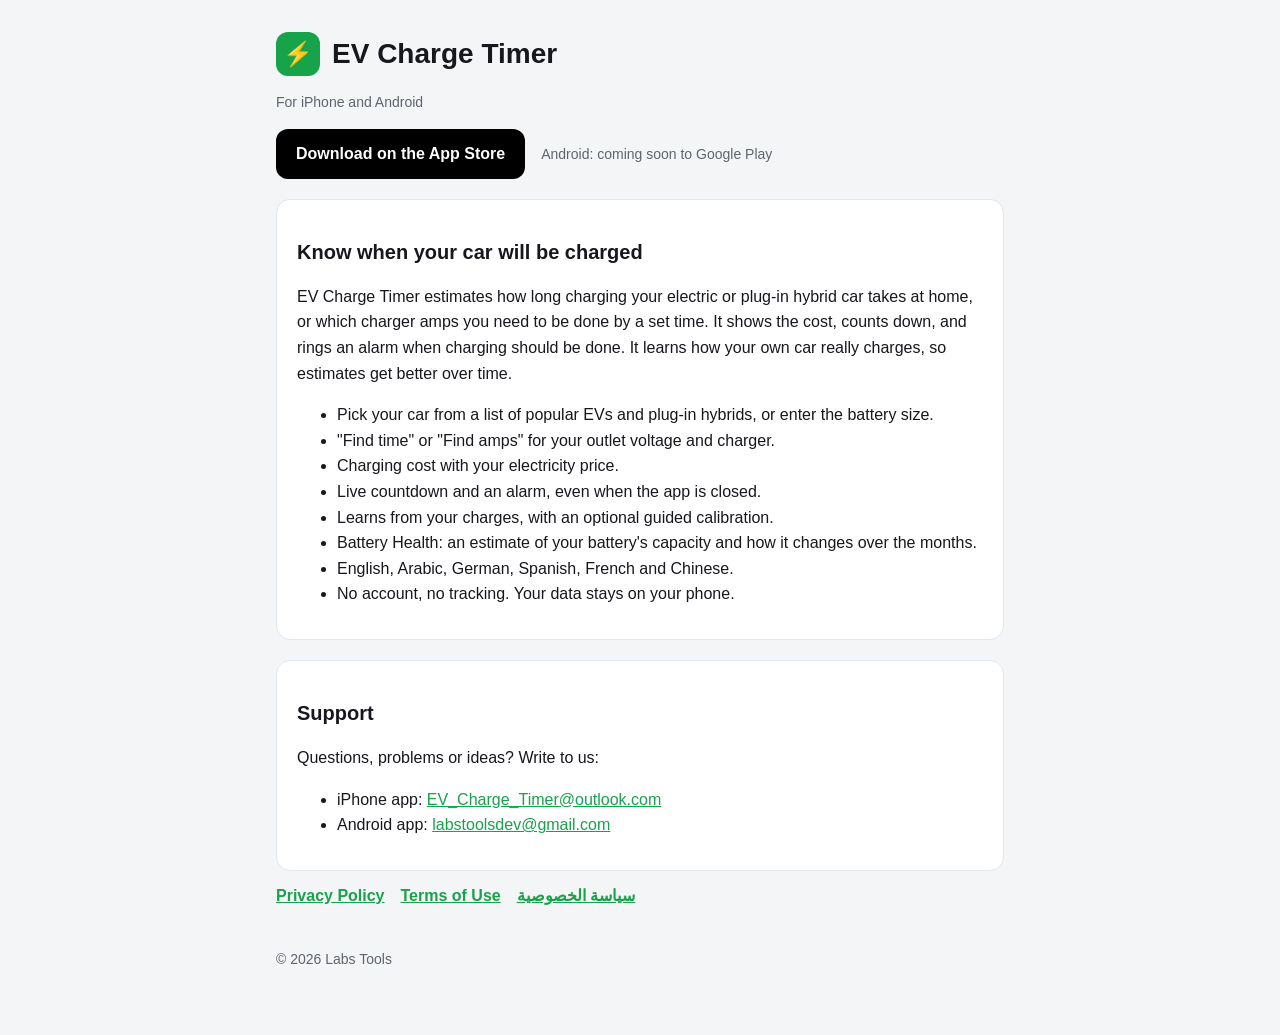
<file: index.html>
<!doctype html>
<html lang="en">
<head>
  <meta charset="utf-8">
  <meta name="viewport" content="width=device-width, initial-scale=1">
  <title>EV Charge Timer</title>
  <meta name="description" content="Know when your electric car will be charged, and get an alarm when it's ready.">
  <link rel="stylesheet" href="style.css">
</head>
<body>
<main>
  <header><div class="logo">⚡</div><h1>EV Charge Timer</h1></header>
  <p class="muted">For iPhone and Android</p>

  <div class="stores">
    <a class="store-btn" href="https://apps.apple.com/app/id6838497053">Download on the App Store</a>
    <span class="muted">Android: coming soon to Google Play</span>
  </div>

  <div class="card">
    <h2>Know when your car will be charged</h2>
    <p>EV Charge Timer estimates how long charging your electric or plug-in hybrid car takes at home, or which charger amps you need to be done by a set time. It shows the cost, counts down, and rings an alarm when charging should be done. It learns how your own car really charges, so estimates get better over time.</p>
    <ul>
      <li>Pick your car from a list of popular EVs and plug-in hybrids, or enter the battery size.</li>
      <li>"Find time" or "Find amps" for your outlet voltage and charger.</li>
      <li>Charging cost with your electricity price.</li>
      <li>Live countdown and an alarm, even when the app is closed.</li>
      <li>Learns from your charges, with an optional guided calibration.</li>
      <li>Battery Health: an estimate of your battery's capacity and how it changes over the months.</li>
      <li>English, Arabic, German, Spanish, French and Chinese.</li>
      <li>No account, no tracking. Your data stays on your phone.</li>
    </ul>
  </div>

  <div class="card">
    <h2>Support</h2>
    <p>Questions, problems or ideas? Write to us:</p>
    <ul>
      <li>iPhone app: <a href="mailto:EV_Charge_Timer@outlook.com">EV_Charge_Timer@outlook.com</a></li>
      <li>Android app: <a href="mailto:labstoolsdev@gmail.com">labstoolsdev@gmail.com</a></li>
    </ul>
  </div>

  <nav>
    <a href="privacy.html">Privacy Policy</a>
    <a href="terms.html">Terms of Use</a>
    <a href="privacy.html#ar" lang="ar">سياسة الخصوصية</a>
  </nav>

  <footer>© 2026 Labs Tools</footer>
</main>
</body>
</html>
</file>
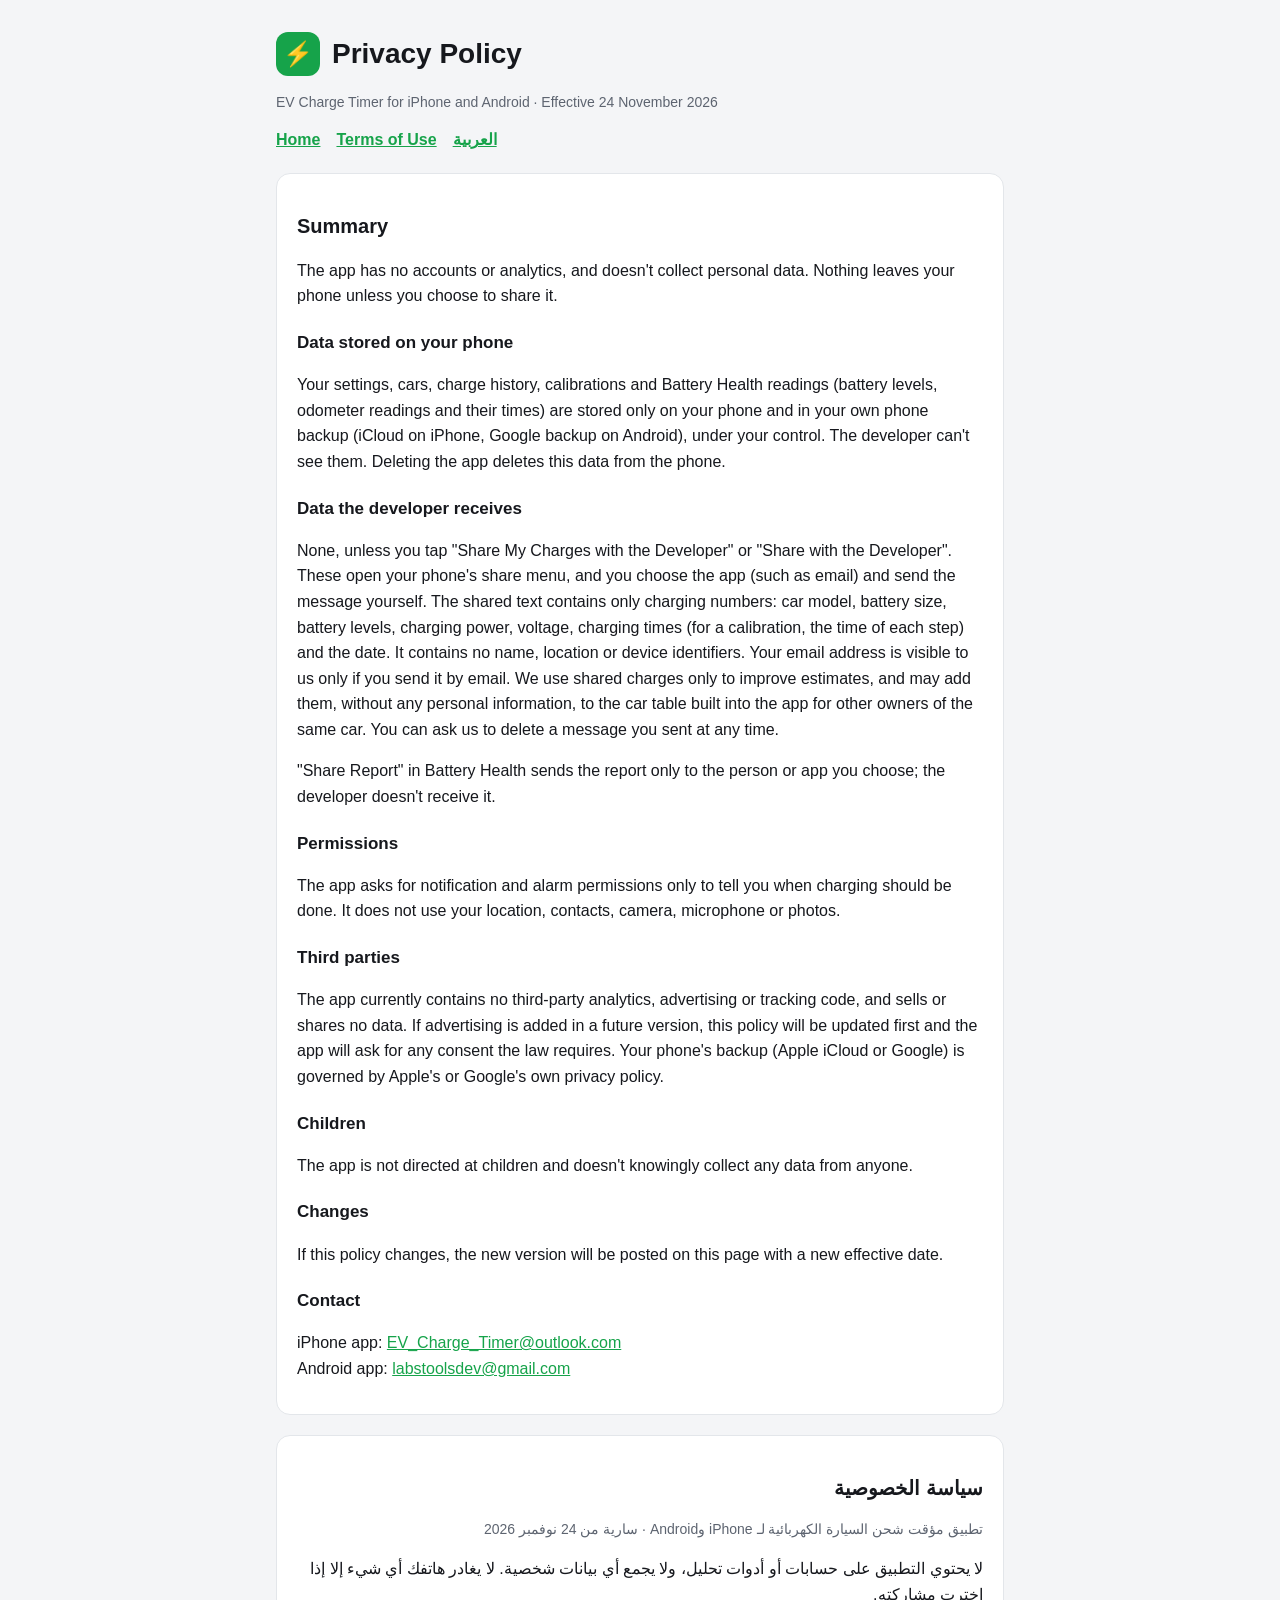
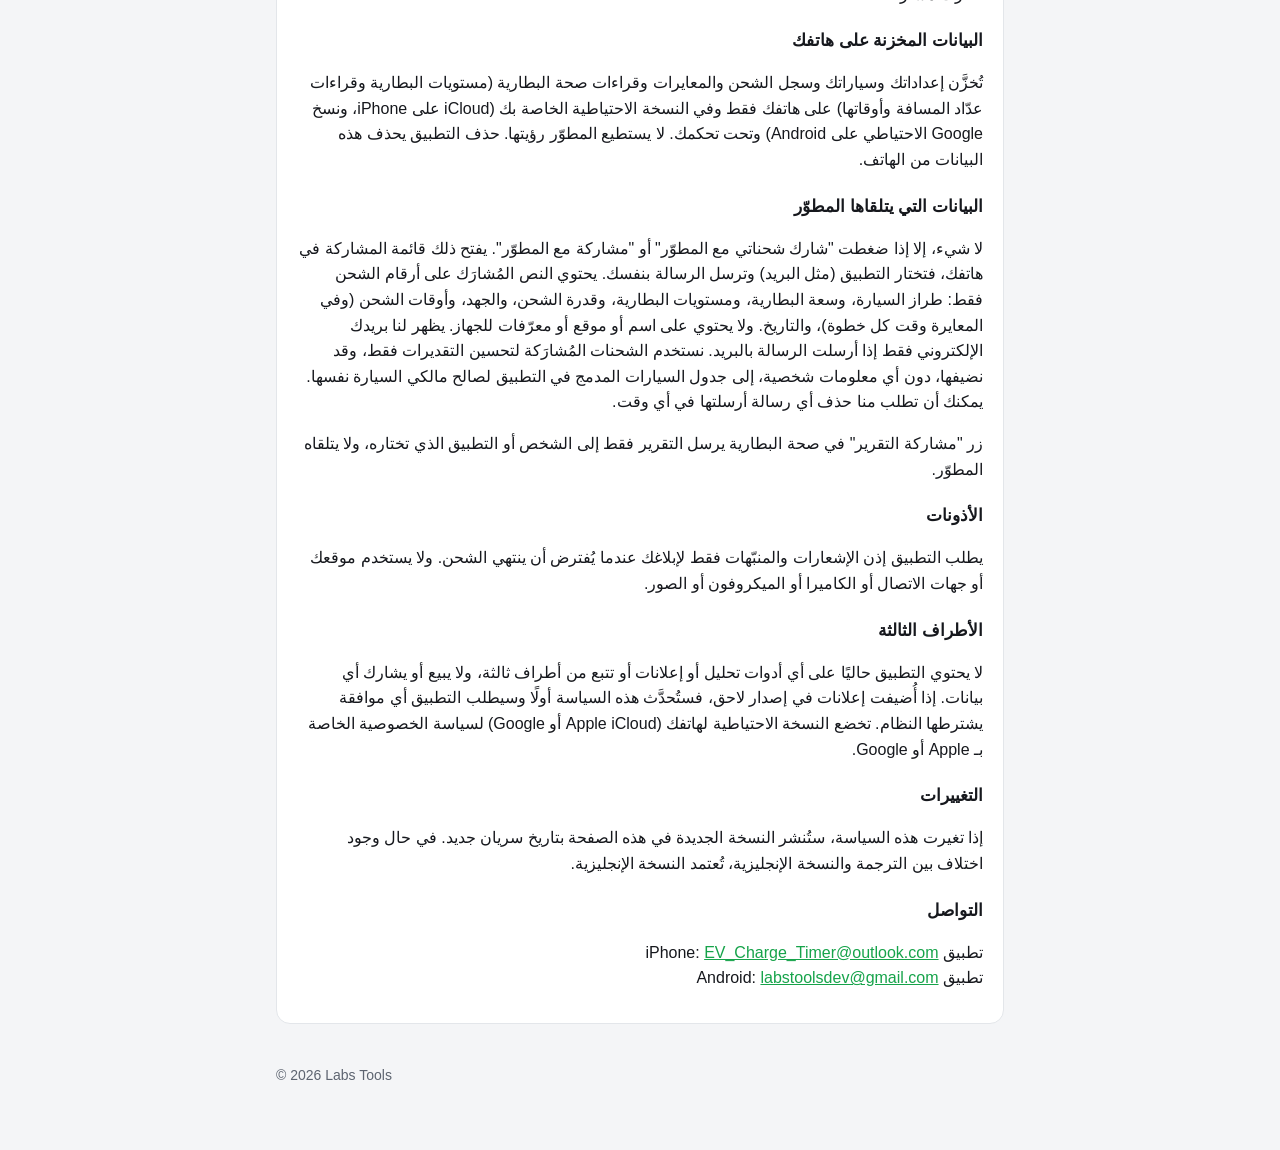
<file: privacy.html>
<!doctype html>
<html lang="en">
<head>
  <meta charset="utf-8">
  <meta name="viewport" content="width=device-width, initial-scale=1">
  <title>Privacy Policy – EV Charge Timer</title>
  <link rel="stylesheet" href="style.css">
</head>
<body>
<main>
  <header><div class="logo">⚡</div><h1>Privacy Policy</h1></header>
  <p class="muted">EV Charge Timer for iPhone and Android · Effective 24 November 2026</p>
  <nav><a href="index.html">Home</a><a href="terms.html">Terms of Use</a><a href="#ar" lang="ar">العربية</a></nav>

  <div class="card">
    <h2>Summary</h2>
    <p>The app has no accounts or analytics, and doesn't collect personal data. Nothing leaves your phone unless you choose to share it.</p>

    <h3>Data stored on your phone</h3>
    <p>Your settings, cars, charge history, calibrations and Battery Health readings (battery levels, odometer readings and their times) are stored only on your phone and in your own phone backup (iCloud on iPhone, Google backup on Android), under your control. The developer can't see them. Deleting the app deletes this data from the phone.</p>

    <h3>Data the developer receives</h3>
    <p>None, unless you tap "Share My Charges with the Developer" or "Share with the Developer". These open your phone's share menu, and you choose the app (such as email) and send the message yourself. The shared text contains only charging numbers: car model, battery size, battery levels, charging power, voltage, charging times (for a calibration, the time of each step) and the date. It contains no name, location or device identifiers. Your email address is visible to us only if you send it by email. We use shared charges only to improve estimates, and may add them, without any personal information, to the car table built into the app for other owners of the same car. You can ask us to delete a message you sent at any time.</p>
    <p>"Share Report" in Battery Health sends the report only to the person or app you choose; the developer doesn't receive it.</p>

    <h3>Permissions</h3>
    <p>The app asks for notification and alarm permissions only to tell you when charging should be done. It does not use your location, contacts, camera, microphone or photos.</p>

    <h3>Third parties</h3>
    <p>The app currently contains no third-party analytics, advertising or tracking code, and sells or shares no data. If advertising is added in a future version, this policy will be updated first and the app will ask for any consent the law requires. Your phone's backup (Apple iCloud or Google) is governed by Apple's or Google's own privacy policy.</p>

    <h3>Children</h3>
    <p>The app is not directed at children and doesn't knowingly collect any data from anyone.</p>

    <h3>Changes</h3>
    <p>If this policy changes, the new version will be posted on this page with a new effective date.</p>

    <h3>Contact</h3>
    <p>iPhone app: <a href="mailto:EV_Charge_Timer@outlook.com">EV_Charge_Timer@outlook.com</a><br>
       Android app: <a href="mailto:labstoolsdev@gmail.com">labstoolsdev@gmail.com</a></p>
  </div>

  <div class="card" id="ar" dir="rtl" lang="ar">
    <h2>سياسة الخصوصية</h2>
    <p class="muted">تطبيق مؤقت شحن السيارة الكهربائية لـ iPhone وAndroid · سارية من 24 نوفمبر 2026</p>
    <p>لا يحتوي التطبيق على حسابات أو أدوات تحليل، ولا يجمع أي بيانات شخصية. لا يغادر هاتفك أي شيء إلا إذا اخترت مشاركته.</p>

    <h3>البيانات المخزنة على هاتفك</h3>
    <p>تُخزَّن إعداداتك وسياراتك وسجل الشحن والمعايرات وقراءات صحة البطارية (مستويات البطارية وقراءات عدّاد المسافة وأوقاتها) على هاتفك فقط وفي النسخة الاحتياطية الخاصة بك (iCloud على iPhone، ونسخ Google الاحتياطي على Android) وتحت تحكمك. لا يستطيع المطوّر رؤيتها. حذف التطبيق يحذف هذه البيانات من الهاتف.</p>

    <h3>البيانات التي يتلقاها المطوّر</h3>
    <p>لا شيء، إلا إذا ضغطت "شارك شحناتي مع المطوّر" أو "مشاركة مع المطوّر". يفتح ذلك قائمة المشاركة في هاتفك، فتختار التطبيق (مثل البريد) وترسل الرسالة بنفسك. يحتوي النص المُشارَك على أرقام الشحن فقط: طراز السيارة، وسعة البطارية، ومستويات البطارية، وقدرة الشحن، والجهد، وأوقات الشحن (وفي المعايرة وقت كل خطوة)، والتاريخ. ولا يحتوي على اسم أو موقع أو معرّفات للجهاز. يظهر لنا بريدك الإلكتروني فقط إذا أرسلت الرسالة بالبريد. نستخدم الشحنات المُشارَكة لتحسين التقديرات فقط، وقد نضيفها، دون أي معلومات شخصية، إلى جدول السيارات المدمج في التطبيق لصالح مالكي السيارة نفسها. يمكنك أن تطلب منا حذف أي رسالة أرسلتها في أي وقت.</p>
    <p>زر "مشاركة التقرير" في صحة البطارية يرسل التقرير فقط إلى الشخص أو التطبيق الذي تختاره، ولا يتلقاه المطوّر.</p>

    <h3>الأذونات</h3>
    <p>يطلب التطبيق إذن الإشعارات والمنبّهات فقط لإبلاغك عندما يُفترض أن ينتهي الشحن. ولا يستخدم موقعك أو جهات الاتصال أو الكاميرا أو الميكروفون أو الصور.</p>

    <h3>الأطراف الثالثة</h3>
    <p>لا يحتوي التطبيق حاليًا على أي أدوات تحليل أو إعلانات أو تتبع من أطراف ثالثة، ولا يبيع أو يشارك أي بيانات. إذا أُضيفت إعلانات في إصدار لاحق، فستُحدَّث هذه السياسة أولًا وسيطلب التطبيق أي موافقة يشترطها النظام. تخضع النسخة الاحتياطية لهاتفك (Apple iCloud أو Google) لسياسة الخصوصية الخاصة بـ Apple أو Google.</p>

    <h3>التغييرات</h3>
    <p>إذا تغيرت هذه السياسة، ستُنشر النسخة الجديدة في هذه الصفحة بتاريخ سريان جديد. في حال وجود اختلاف بين الترجمة والنسخة الإنجليزية، تُعتمد النسخة الإنجليزية.</p>

    <h3>التواصل</h3>
    <p>تطبيق iPhone: <a href="mailto:EV_Charge_Timer@outlook.com">EV_Charge_Timer@outlook.com</a><br>
       تطبيق Android: <a href="mailto:labstoolsdev@gmail.com">labstoolsdev@gmail.com</a></p>
  </div>

  <footer>© 2026 Labs Tools</footer>
</main>
</body>
</html>
</file>
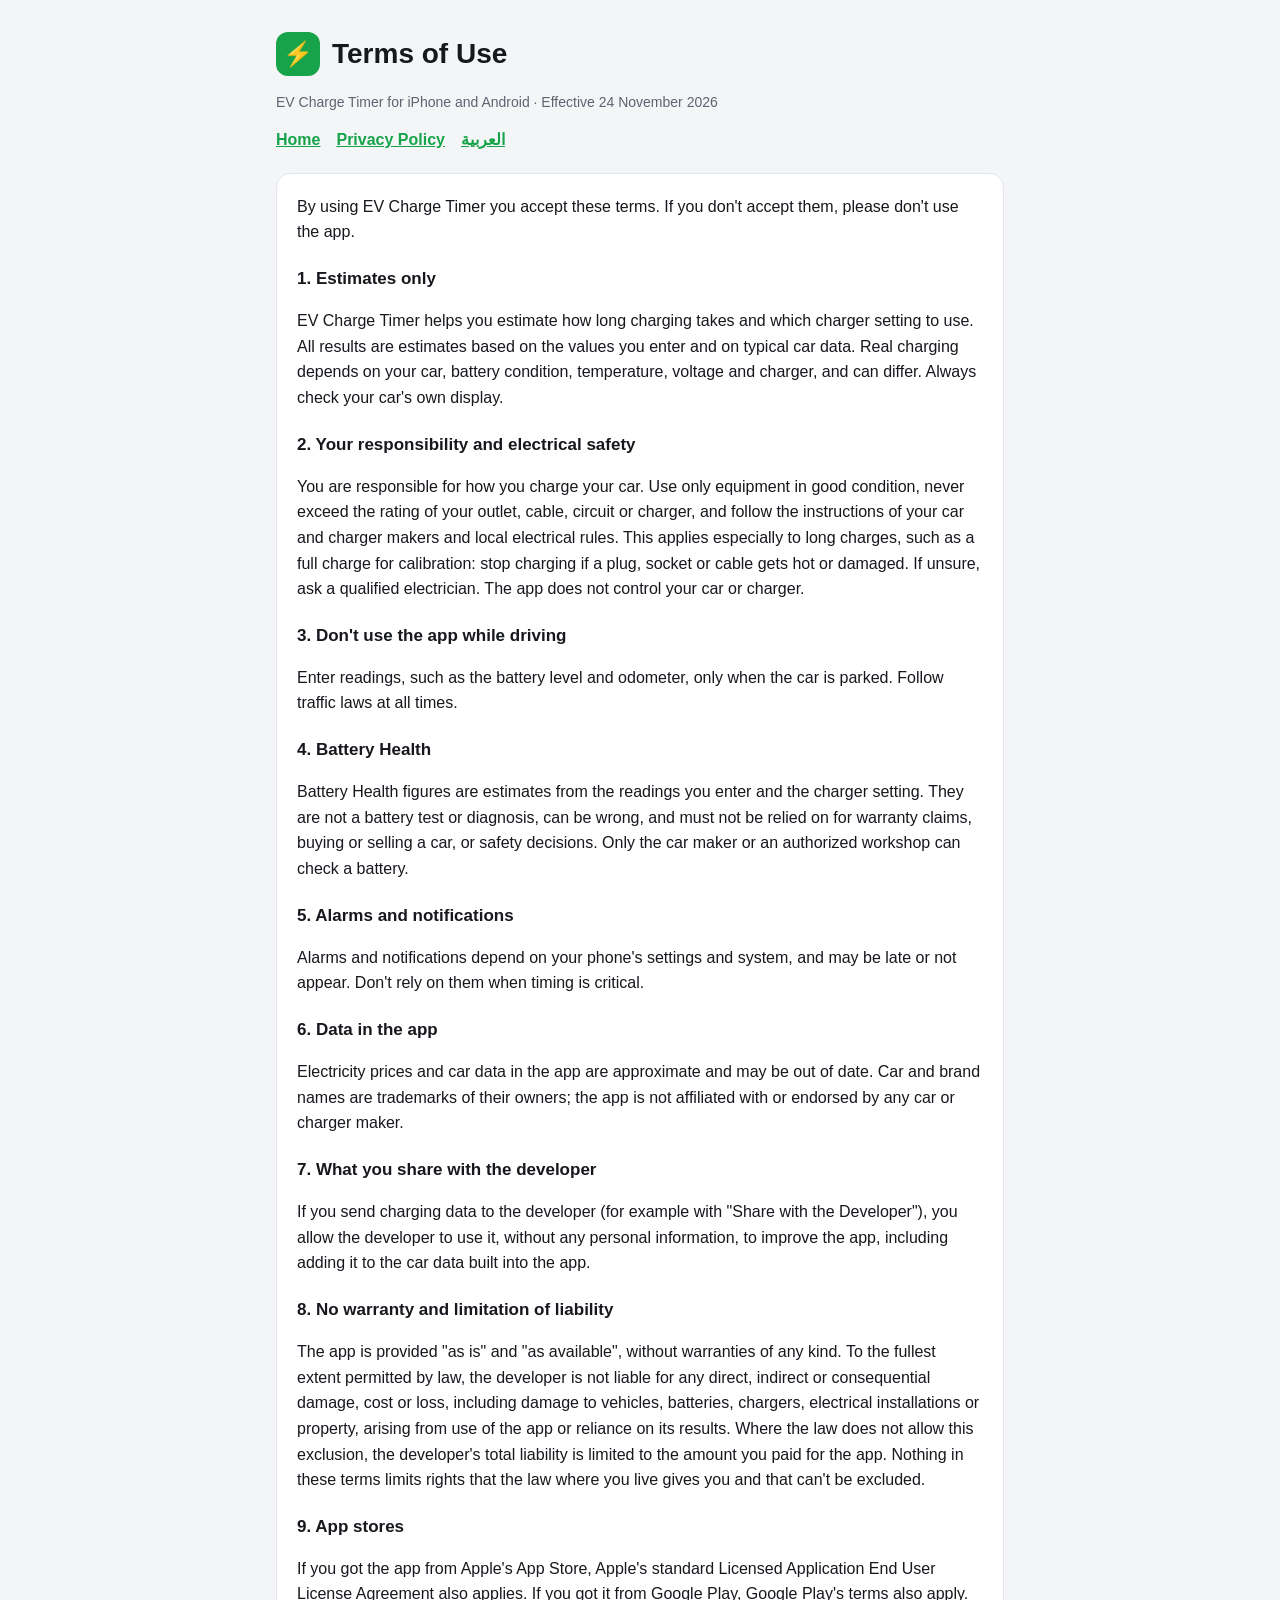
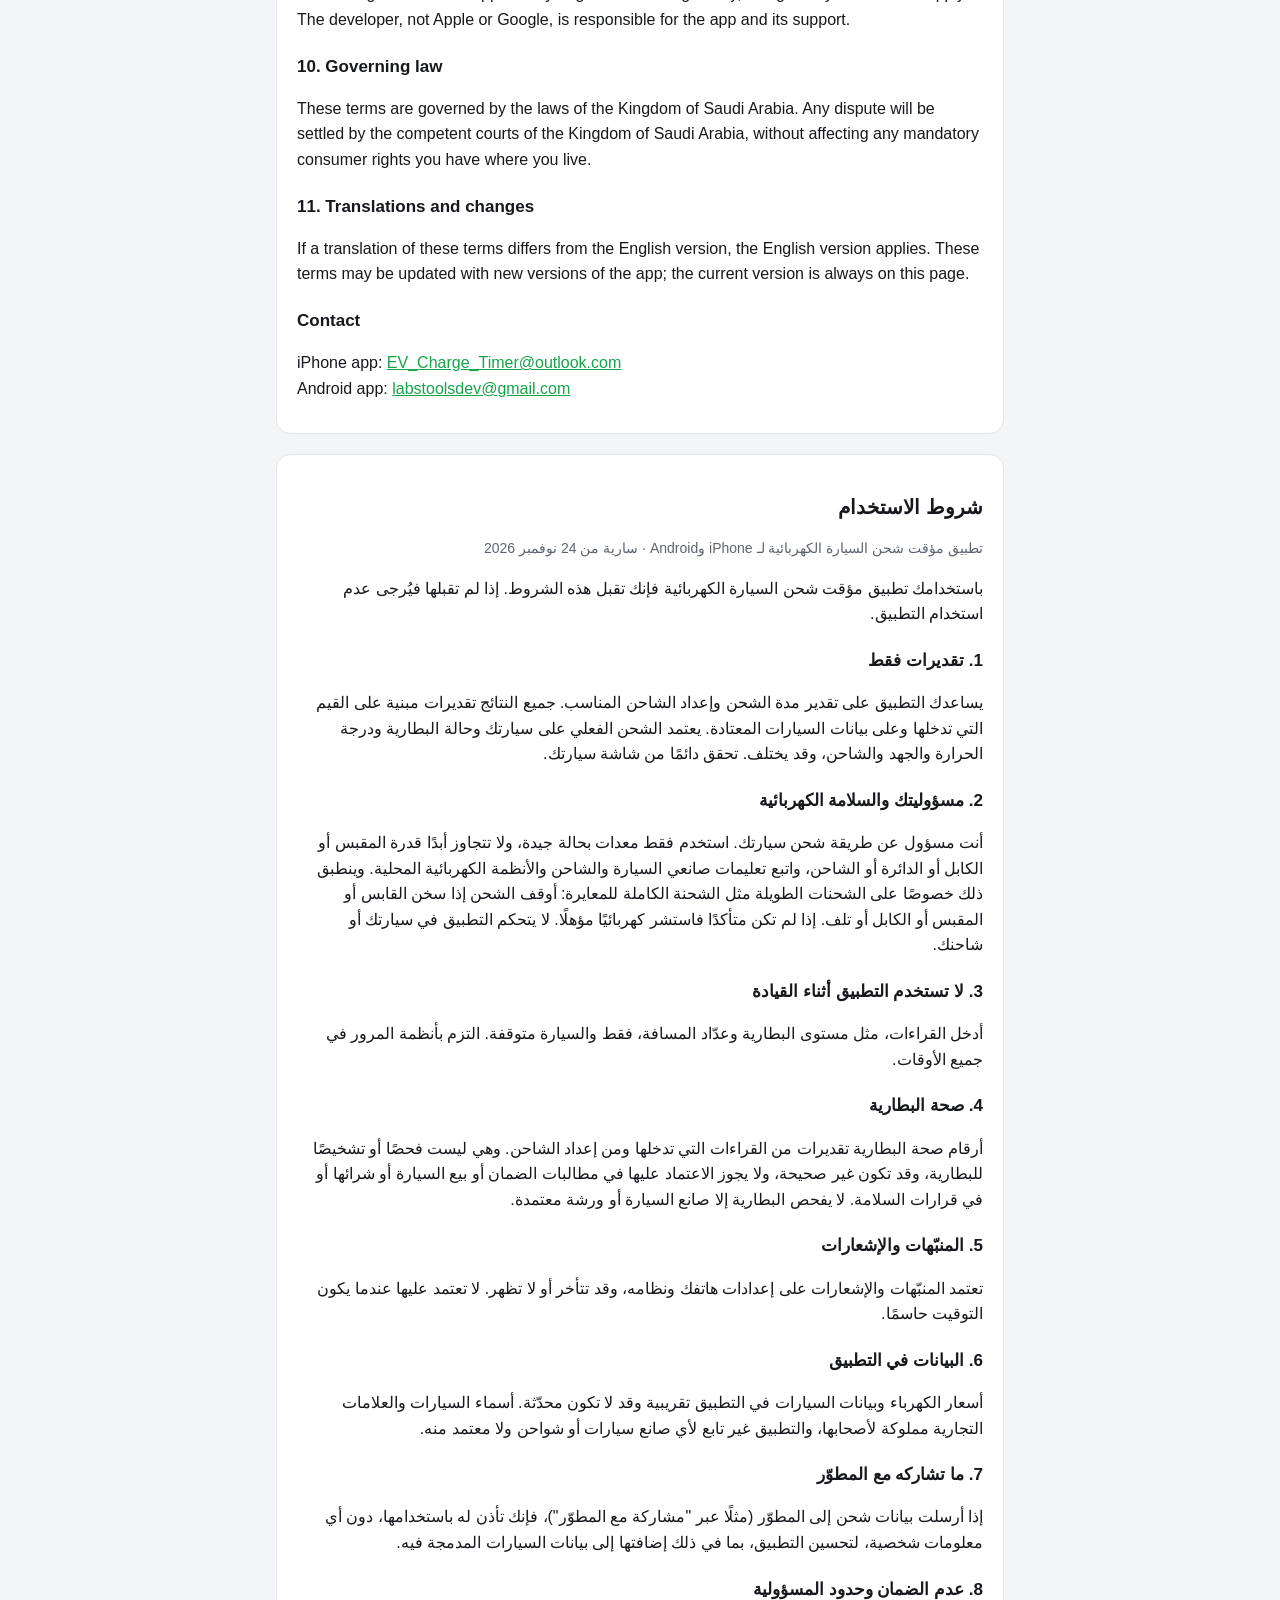
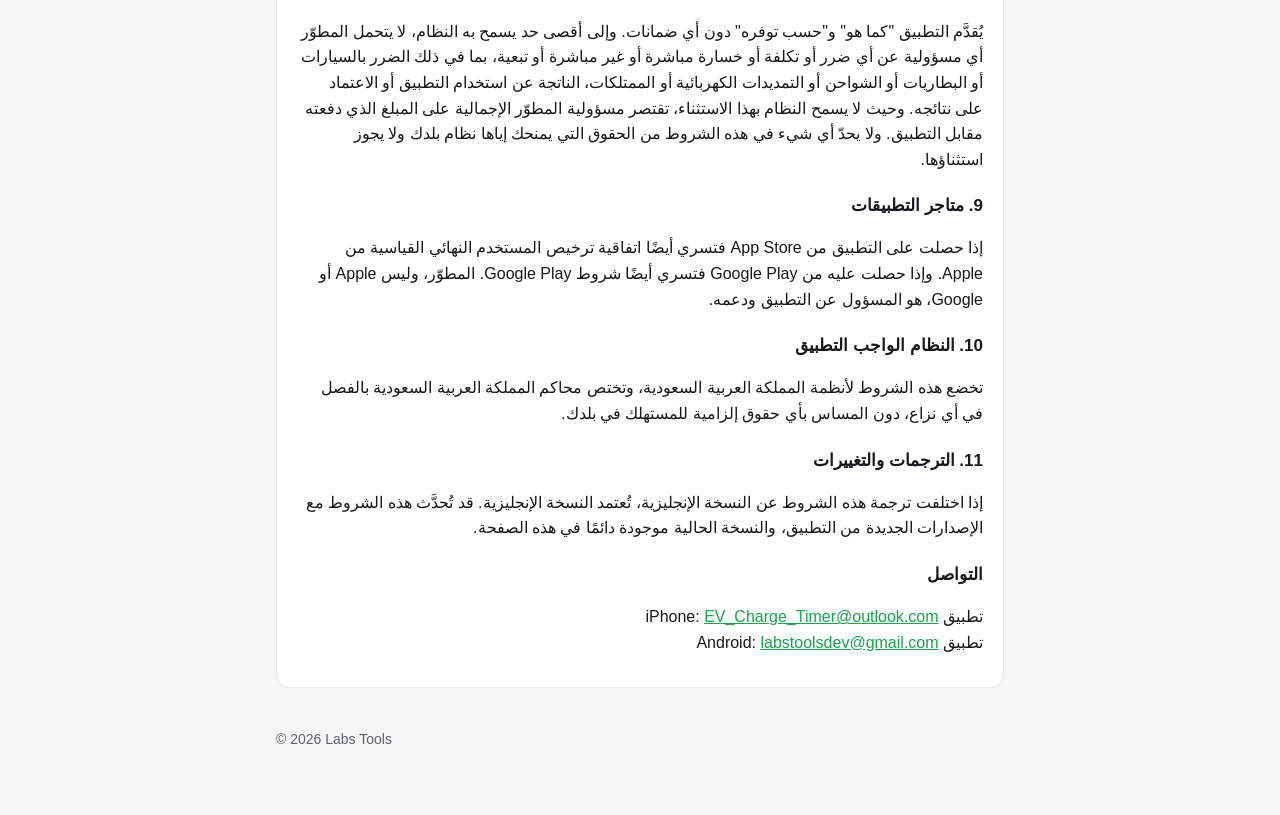
<file: terms.html>
<!doctype html>
<html lang="en">
<head>
  <meta charset="utf-8">
  <meta name="viewport" content="width=device-width, initial-scale=1">
  <title>Terms of Use – EV Charge Timer</title>
  <link rel="stylesheet" href="style.css">
</head>
<body>
<main>
  <header><div class="logo">⚡</div><h1>Terms of Use</h1></header>
  <p class="muted">EV Charge Timer for iPhone and Android · Effective 24 November 2026</p>
  <nav><a href="index.html">Home</a><a href="privacy.html">Privacy Policy</a><a href="#ar">العربية</a></nav>

  <div class="card">
    <p>By using EV Charge Timer you accept these terms. If you don't accept them, please don't use the app.</p>

    <h3>1. Estimates only</h3>
    <p>EV Charge Timer helps you estimate how long charging takes and which charger setting to use. All results are estimates based on the values you enter and on typical car data. Real charging depends on your car, battery condition, temperature, voltage and charger, and can differ. Always check your car's own display.</p>

    <h3>2. Your responsibility and electrical safety</h3>
    <p>You are responsible for how you charge your car. Use only equipment in good condition, never exceed the rating of your outlet, cable, circuit or charger, and follow the instructions of your car and charger makers and local electrical rules. This applies especially to long charges, such as a full charge for calibration: stop charging if a plug, socket or cable gets hot or damaged. If unsure, ask a qualified electrician. The app does not control your car or charger.</p>

    <h3>3. Don't use the app while driving</h3>
    <p>Enter readings, such as the battery level and odometer, only when the car is parked. Follow traffic laws at all times.</p>

    <h3>4. Battery Health</h3>
    <p>Battery Health figures are estimates from the readings you enter and the charger setting. They are not a battery test or diagnosis, can be wrong, and must not be relied on for warranty claims, buying or selling a car, or safety decisions. Only the car maker or an authorized workshop can check a battery.</p>

    <h3>5. Alarms and notifications</h3>
    <p>Alarms and notifications depend on your phone's settings and system, and may be late or not appear. Don't rely on them when timing is critical.</p>

    <h3>6. Data in the app</h3>
    <p>Electricity prices and car data in the app are approximate and may be out of date. Car and brand names are trademarks of their owners; the app is not affiliated with or endorsed by any car or charger maker.</p>

    <h3>7. What you share with the developer</h3>
    <p>If you send charging data to the developer (for example with "Share with the Developer"), you allow the developer to use it, without any personal information, to improve the app, including adding it to the car data built into the app.</p>

    <h3>8. No warranty and limitation of liability</h3>
    <p>The app is provided "as is" and "as available", without warranties of any kind. To the fullest extent permitted by law, the developer is not liable for any direct, indirect or consequential damage, cost or loss, including damage to vehicles, batteries, chargers, electrical installations or property, arising from use of the app or reliance on its results. Where the law does not allow this exclusion, the developer's total liability is limited to the amount you paid for the app. Nothing in these terms limits rights that the law where you live gives you and that can't be excluded.</p>

    <h3>9. App stores</h3>
    <p>If you got the app from Apple's App Store, Apple's standard Licensed Application End User License Agreement also applies. If you got it from Google Play, Google Play's terms also apply. The developer, not Apple or Google, is responsible for the app and its support.</p>

    <h3>10. Governing law</h3>
    <p>These terms are governed by the laws of the Kingdom of Saudi Arabia. Any dispute will be settled by the competent courts of the Kingdom of Saudi Arabia, without affecting any mandatory consumer rights you have where you live.</p>

    <h3>11. Translations and changes</h3>
    <p>If a translation of these terms differs from the English version, the English version applies. These terms may be updated with new versions of the app; the current version is always on this page.</p>

    <h3>Contact</h3>
    <p>iPhone app: <a href="mailto:EV_Charge_Timer@outlook.com">EV_Charge_Timer@outlook.com</a><br>
       Android app: <a href="mailto:labstoolsdev@gmail.com">labstoolsdev@gmail.com</a></p>
  </div>

  <div class="card" id="ar" dir="rtl" lang="ar">
    <h2>شروط الاستخدام</h2>
    <p class="muted">تطبيق مؤقت شحن السيارة الكهربائية لـ iPhone وAndroid · سارية من 24 نوفمبر 2026</p>
    <p>باستخدامك تطبيق مؤقت شحن السيارة الكهربائية فإنك تقبل هذه الشروط. إذا لم تقبلها فيُرجى عدم استخدام التطبيق.</p>

    <h3>1. تقديرات فقط</h3>
    <p>يساعدك التطبيق على تقدير مدة الشحن وإعداد الشاحن المناسب. جميع النتائج تقديرات مبنية على القيم التي تدخلها وعلى بيانات السيارات المعتادة. يعتمد الشحن الفعلي على سيارتك وحالة البطارية ودرجة الحرارة والجهد والشاحن، وقد يختلف. تحقق دائمًا من شاشة سيارتك.</p>

    <h3>2. مسؤوليتك والسلامة الكهربائية</h3>
    <p>أنت مسؤول عن طريقة شحن سيارتك. استخدم فقط معدات بحالة جيدة، ولا تتجاوز أبدًا قدرة المقبس أو الكابل أو الدائرة أو الشاحن، واتبع تعليمات صانعي السيارة والشاحن والأنظمة الكهربائية المحلية. وينطبق ذلك خصوصًا على الشحنات الطويلة مثل الشحنة الكاملة للمعايرة: أوقف الشحن إذا سخن القابس أو المقبس أو الكابل أو تلف. إذا لم تكن متأكدًا فاستشر كهربائيًا مؤهلًا. لا يتحكم التطبيق في سيارتك أو شاحنك.</p>

    <h3>3. لا تستخدم التطبيق أثناء القيادة</h3>
    <p>أدخل القراءات، مثل مستوى البطارية وعدّاد المسافة، فقط والسيارة متوقفة. التزم بأنظمة المرور في جميع الأوقات.</p>

    <h3>4. صحة البطارية</h3>
    <p>أرقام صحة البطارية تقديرات من القراءات التي تدخلها ومن إعداد الشاحن. وهي ليست فحصًا أو تشخيصًا للبطارية، وقد تكون غير صحيحة، ولا يجوز الاعتماد عليها في مطالبات الضمان أو بيع السيارة أو شرائها أو في قرارات السلامة. لا يفحص البطارية إلا صانع السيارة أو ورشة معتمدة.</p>

    <h3>5. المنبّهات والإشعارات</h3>
    <p>تعتمد المنبّهات والإشعارات على إعدادات هاتفك ونظامه، وقد تتأخر أو لا تظهر. لا تعتمد عليها عندما يكون التوقيت حاسمًا.</p>

    <h3>6. البيانات في التطبيق</h3>
    <p>أسعار الكهرباء وبيانات السيارات في التطبيق تقريبية وقد لا تكون محدّثة. أسماء السيارات والعلامات التجارية مملوكة لأصحابها، والتطبيق غير تابع لأي صانع سيارات أو شواحن ولا معتمد منه.</p>

    <h3>7. ما تشاركه مع المطوّر</h3>
    <p>إذا أرسلت بيانات شحن إلى المطوّر (مثلًا عبر "مشاركة مع المطوّر")، فإنك تأذن له باستخدامها، دون أي معلومات شخصية، لتحسين التطبيق، بما في ذلك إضافتها إلى بيانات السيارات المدمجة فيه.</p>

    <h3>8. عدم الضمان وحدود المسؤولية</h3>
    <p>يُقدَّم التطبيق "كما هو" و"حسب توفره" دون أي ضمانات. وإلى أقصى حد يسمح به النظام، لا يتحمل المطوّر أي مسؤولية عن أي ضرر أو تكلفة أو خسارة مباشرة أو غير مباشرة أو تبعية، بما في ذلك الضرر بالسيارات أو البطاريات أو الشواحن أو التمديدات الكهربائية أو الممتلكات، الناتجة عن استخدام التطبيق أو الاعتماد على نتائجه. وحيث لا يسمح النظام بهذا الاستثناء، تقتصر مسؤولية المطوّر الإجمالية على المبلغ الذي دفعته مقابل التطبيق. ولا يحدّ أي شيء في هذه الشروط من الحقوق التي يمنحك إياها نظام بلدك ولا يجوز استثناؤها.</p>

    <h3>9. متاجر التطبيقات</h3>
    <p>إذا حصلت على التطبيق من App Store فتسري أيضًا اتفاقية ترخيص المستخدم النهائي القياسية من Apple. وإذا حصلت عليه من Google Play فتسري أيضًا شروط Google Play. المطوّر، وليس Apple أو Google، هو المسؤول عن التطبيق ودعمه.</p>

    <h3>10. النظام الواجب التطبيق</h3>
    <p>تخضع هذه الشروط لأنظمة المملكة العربية السعودية، وتختص محاكم المملكة العربية السعودية بالفصل في أي نزاع، دون المساس بأي حقوق إلزامية للمستهلك في بلدك.</p>

    <h3>11. الترجمات والتغييرات</h3>
    <p>إذا اختلفت ترجمة هذه الشروط عن النسخة الإنجليزية، تُعتمد النسخة الإنجليزية. قد تُحدَّث هذه الشروط مع الإصدارات الجديدة من التطبيق، والنسخة الحالية موجودة دائمًا في هذه الصفحة.</p>

    <h3>التواصل</h3>
    <p>تطبيق iPhone: <a href="mailto:EV_Charge_Timer@outlook.com">EV_Charge_Timer@outlook.com</a><br>
       تطبيق Android: <a href="mailto:labstoolsdev@gmail.com">labstoolsdev@gmail.com</a></p>
  </div>


  <footer>© 2026 Labs Tools</footer>
</main>
</body>
</html>
</file>
<file: style.css>
:root {
  --bg: #f4f5f7;
  --card: #ffffff;
  --text: #16181d;
  --muted: #5d6470;
  --accent: #16a34a;
  --line: #e3e6ea;
}
@media (prefers-color-scheme: dark) {
  :root {
    --bg: #0f1113;
    --card: #1a1d21;
    --text: #eef0f2;
    --muted: #a3a9b3;
    --accent: #22c55e;
    --line: #2a2e34;
  }
}
* { box-sizing: border-box; }
body {
  margin: 0;
  background: var(--bg);
  color: var(--text);
  font: 16px/1.6 -apple-system, BlinkMacSystemFont, "Segoe UI", Roboto, "Noto Sans Arabic", sans-serif;
}
main { max-width: 760px; margin: 0 auto; padding: 32px 16px 64px; }
header { display: flex; align-items: center; gap: 12px; margin-bottom: 8px; }
header .logo {
  width: 44px; height: 44px; border-radius: 12px; background: var(--accent);
  display: grid; place-items: center; color: #fff; font-size: 24px; font-weight: 700;
}
h1 { font-size: 28px; margin: 0; }
h2 { font-size: 20px; margin: 32px 0 8px; }
h3 { font-size: 17px; margin: 20px 0 4px; }
p, li { color: var(--text); }
.muted { color: var(--muted); font-size: 14px; }
.card { background: var(--card); border: 1px solid var(--line); border-radius: 14px; padding: 4px 20px 16px; margin-top: 20px; }
a { color: var(--accent); }
nav { display: flex; flex-wrap: wrap; gap: 16px; margin: 12px 0 0; font-weight: 600; }
[dir="rtl"] { text-align: right; }
footer { margin-top: 40px; color: var(--muted); font-size: 14px; }
.stores { display: flex; flex-wrap: wrap; align-items: center; gap: 16px; margin: 16px 0 0; }
.store-btn { display: inline-block; background: #000; color: #fff; text-decoration: none; font-weight: 600; padding: 12px 20px; border-radius: 12px; }
@media (prefers-color-scheme: dark) { .store-btn { background: #fff; color: #000; } }
</file>
